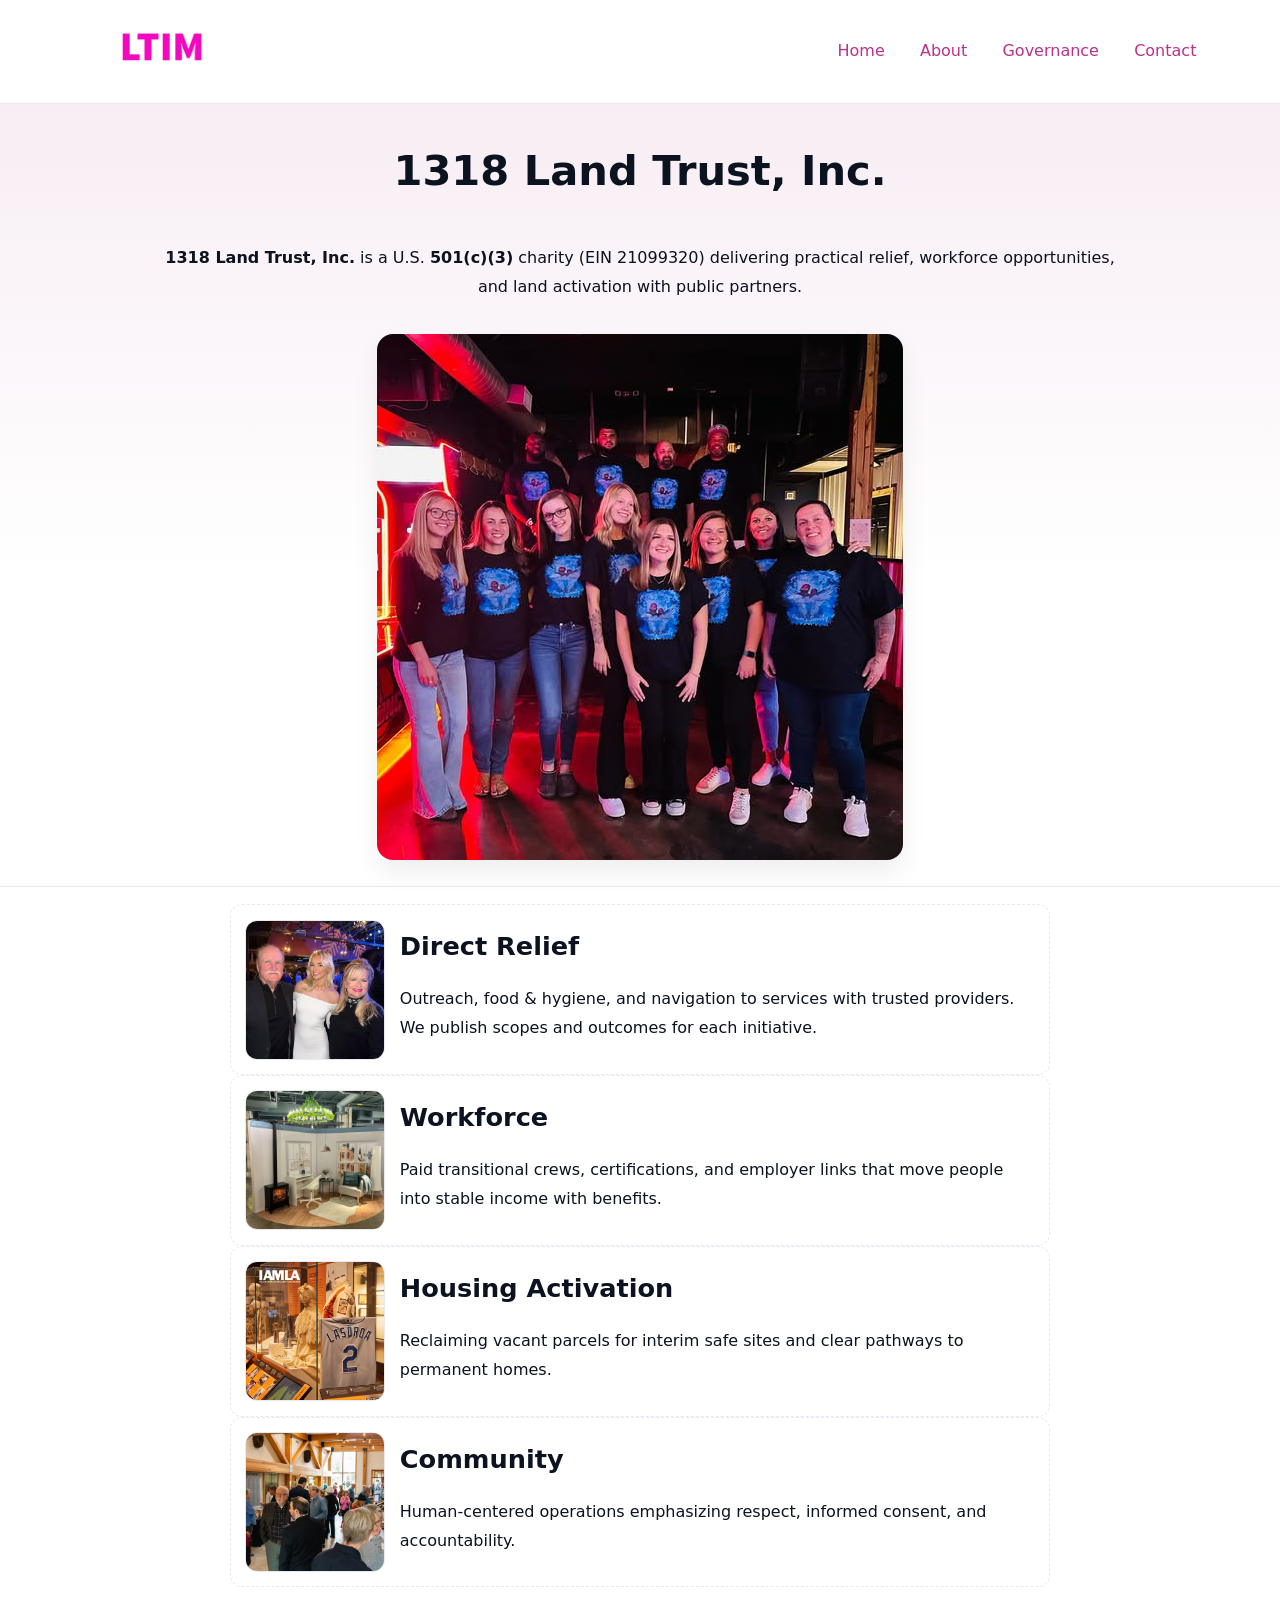
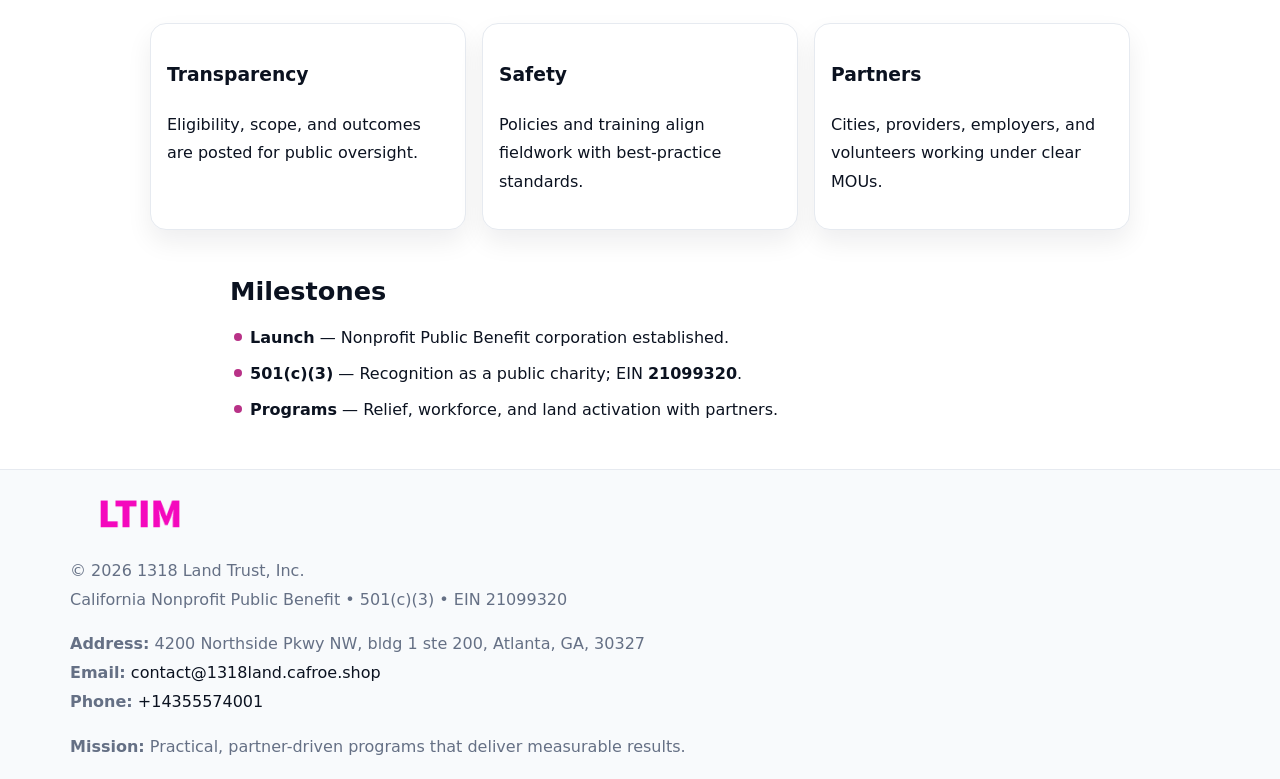
<file: index.html>
<!doctype html><html lang="en"><head>
<meta charset="utf-8"/><meta name="viewport" content="width=device-width,initial-scale=1"/>
<title>1318 Land Trust, Inc. – Nonprofit • 2025</title>
<link rel="stylesheet" href="assets/styles.css"/><link rel="icon" href="images/logo.png"/>
<meta name="data-ein" content="21099320"/><meta name="data-name" content="1318 Land Trust, Inc."/>
<meta name="data-email" content="contact@1318land.cafroe.shop"/><meta name="data-phone" content="+14355574001"/>
<meta name="data-address4200 Northside Pkwy NW, bldg 1 ste 200, Atlanta, GA, 30327"/><meta name="data-map" content="4200+Northside+Pkwy+NW,+bldg+1+ste+200,+Atlanta,+GA,+30327"/>
  <meta name="description" content="We are a 501(c)(3) organization advancing community services, education, and direct relief through transparent programs, local partnerships, and measurable outcomes.">
</head><body>
<div style="position:absolute;left:-9999px;top:-9999px;opacity:0" data-uniq="{{UNIQUE_BLOB}}">
  <span>We are a 501(c)(3) organization advancing community services, education, and direct relief through transparent programs, local partnerships, and measurable outcomes.</span><svg width="12" height="12" viewBox="0 0 12 12" xmlns="http://www.w3.org/2000/svg"><circle cx="6" cy="6" r="5" fill="#9d174d"/></svg><img src="images/hero.jpg" width="1" height="1" alt="" loading="lazy"/>
</div>

<header><div class="c7f17ef2ec1">
  <a href="index.html"><img src="images/logo.png" style="width:140px" alt="1318 Land Trust, Inc."></a>
  <nav><a class="active" href="index.html">Home</a><a href="about.html">About</a><a href="governance.html">Governance</a><a href="contact.html">Contact</a></nav>
</div></header>

<section class="c9d709139f2"><div class="c8330c49bf5">
  <h1>1318 Land Trust, Inc.</h1>
  <p class="c73484bbfd6"><strong>1318 Land Trust, Inc.</strong> is a U.S. <strong>501(c)(3)</strong> charity (EIN 21099320) delivering practical relief, workforce opportunities, and land activation with public partners.</p>
  <img src="images/hero.jpg" alt="Community action">
</div></section>

<main class="c8330c49bf5">
  <section class="section narrow">
    <div class="feature"><img class="thumb" src="images/relief.jpg" alt=""><div><h2>Direct Relief</h2><p>Outreach, food & hygiene, and navigation to services with trusted providers. We publish scopes and outcomes for each initiative.</p></div></div>
    <div class="feature"><img class="thumb" src="images/jobs.jpg" alt=""><div><h2>Workforce</h2><p>Paid transitional crews, certifications, and employer links that move people into stable income with benefits.</p></div></div>
    <div class="feature"><img class="thumb" src="images/land.jpg" alt=""><div><h2>Housing Activation</h2><p>Reclaiming vacant parcels for interim safe sites and clear pathways to permanent homes.</p></div></div>
    <div class="feature"><img class="thumb" src="images/community.jpg" alt=""><div><h2>Community</h2><p>Human-centered operations emphasizing respect, informed consent, and accountability.</p></div></div>
  </section>

  <section class="section ceec7bab66c">
    <article class="cb1a53bcb98"><h3>Transparency</h3><p>Eligibility, scope, and outcomes are posted for public oversight.</p></article>
    <article class="cb1a53bcb98"><h3>Safety</h3><p>Policies and training align fieldwork with best-practice standards.</p></article>
    <article class="cb1a53bcb98"><h3>Partners</h3><p>Cities, providers, employers, and volunteers working under clear MOUs.</p></article>
  </section>

  <section class="section narrow">
    <h2>Milestones</h2>
    <ul class="timeline">
      <li><strong>Launch</strong> — Nonprofit Public Benefit corporation established.</li>
      <li><strong>501(c)(3)</strong> — Recognition as a public charity; EIN <strong>21099320</strong>.</li>
      <li><strong>Programs</strong> — Relief, workforce, and land activation with partners.</li>
    </ul>
  </section>
</main>

<footer>
  <div class="footer">
    <div class="cc576ac56db">
      <div class="fcol">
        <img src="images/logo.png" alt="" style="width:140px;margin-bottom:.4rem">
        <div class="small">© <span id="year"></span> 1318 Land Trust, Inc.</div>
        <div class="small">California Nonprofit Public Benefit • 501(c)(3) • EIN 21099320</div>
      </div>
      <div class="fcol">
        <div class="small"><strong>Address:</strong> 4200 Northside Pkwy NW, bldg 1 ste 200, Atlanta, GA, 30327</div>
        <div class="small"><strong>Email:</strong> <a href="mailto:contact@1318land.cafroe.shop">contact@1318land.cafroe.shop</a></div>
        <div class="small"><strong>Phone:</strong> <a href="tel:+14355574001"> +14355574001</a></div>
      </div>
      <div class="fcol">
        <div class="small"><strong>Mission:</strong> Practical, partner-driven programs that deliver measurable results.</div>
      </div>
    </div>
  </div>
</footer>

<script>
(function(){
  function m(n){const e=document.querySelector('meta[name="'+n+'"]');return e?e.content:''}
  function h(s){let x=2166136261>>>0;for(let i=0;i<s.length;i++){x^=s.charCodeAt(i);x=(x*16777619)>>>0}return x>>>0}
  const key=h((m('data-ein')||m('data-name')||'0').replace(/\s+/g,'')),H=key%360,S=55+(key%20),L=46;
  const r=document.documentElement;
  r.style.setProperty('--brand',`hsl(${H} ${S}% ${L}%)`);
  r.style.setProperty('--brand-ink',`hsl(${H} ${Math.min(95,S+10)}% ${Math.max(20,L-18)}%)`);
  r.style.setProperty('--soft',`hsl(${H} ${Math.max(40,S-25)}% 95%)`);
  const y=document.getElementById('year');if(y)y.textContent=new Date().getFullYear();
})();
</script>
</body></html>
</file>
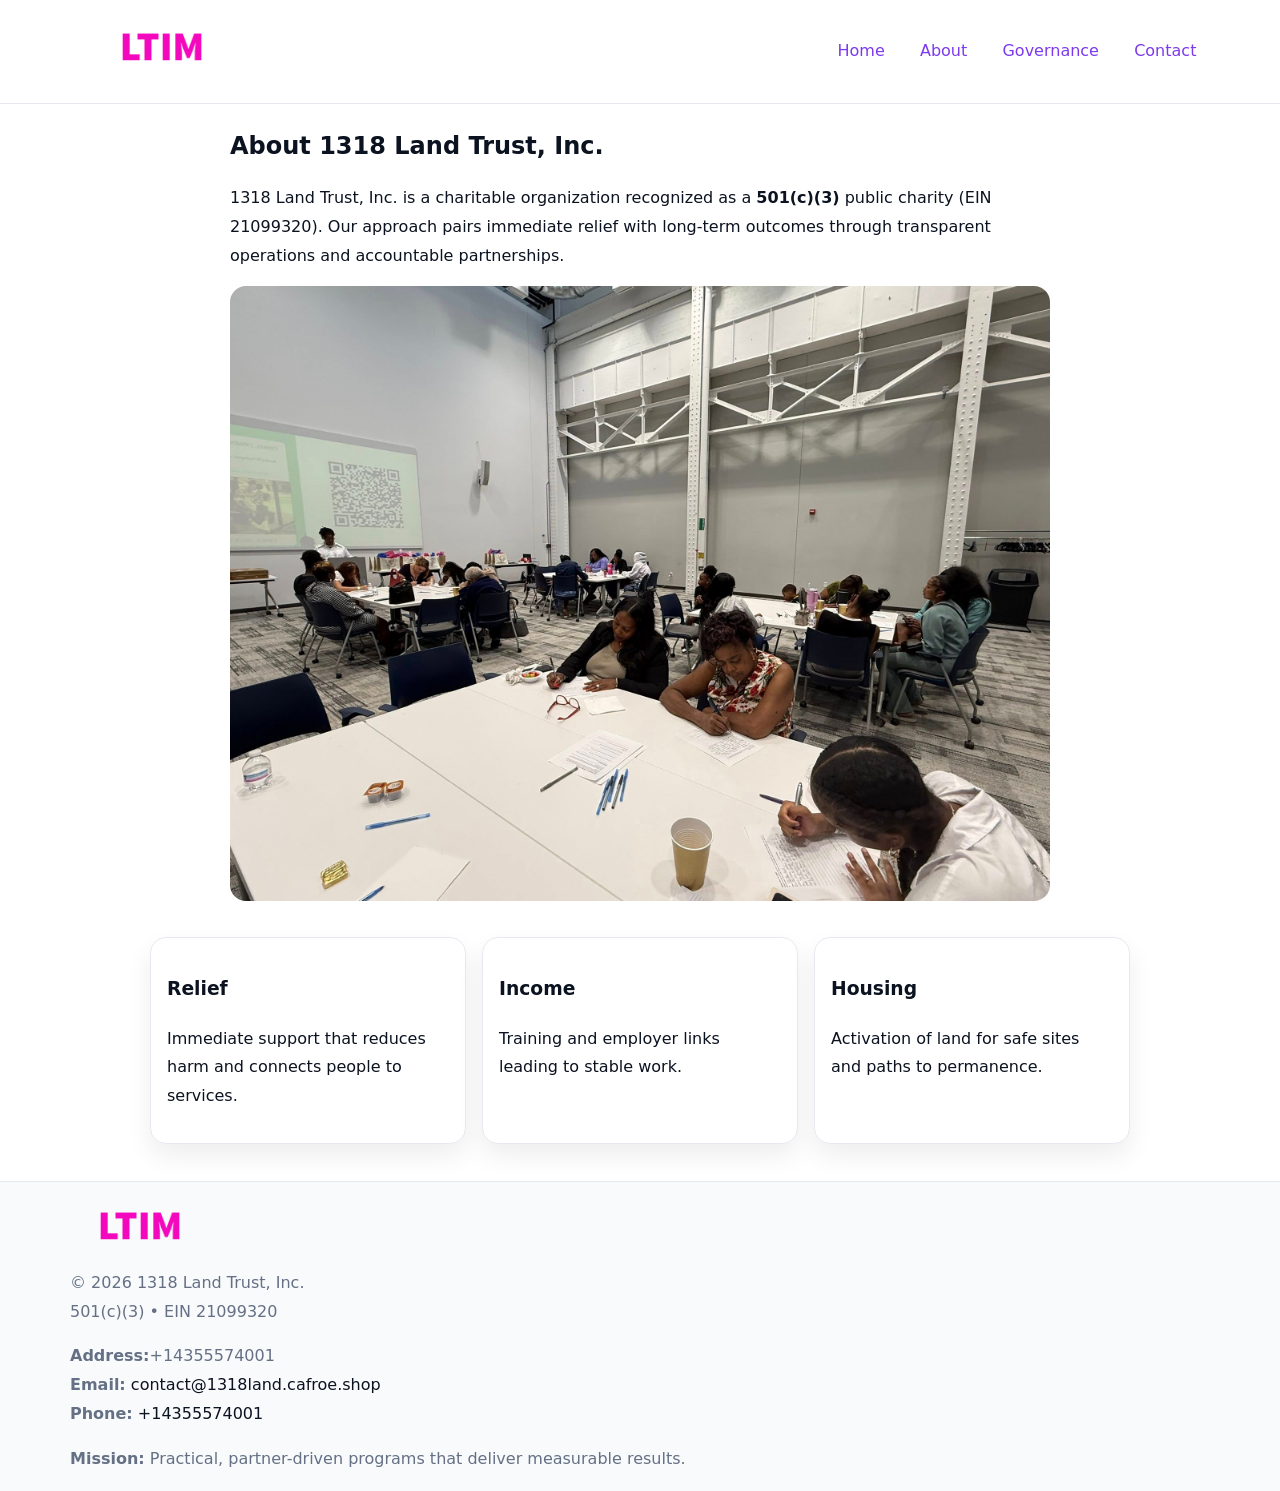
<file: about.html>
<!doctype html><html lang="en"><head>
<meta charset="utf-8"/><meta name="viewport" content="width=device-width,initial-scale=1"/>
<title>1318 Land Trust, Inc. – Nonprofit • 2025</title>
<link rel="stylesheet" href="assets/styles.css"/><link rel="icon" href="images/logo.png"/>
<meta name="data-ein" content="21099320"/><meta name="data-name" content="1318 Land Trust, Inc."/>
  <meta name="description" content="We are a 501(c)(3) organization advancing community services, education, and direct relief through transparent programs, local partnerships, and measurable outcomes.">
</head><body>
<div style="position:absolute;left:-9999px;top:-9999px;opacity:0" data-uniq="{{UNIQUE_BLOB}}">
  <span>We are a 501(c)(3) organization advancing community services, education, and direct relief through transparent programs, local partnerships, and measurable outcomes.</span><svg width="12" height="12" viewBox="0 0 12 12" xmlns="http://www.w3.org/2000/svg"><circle cx="6" cy="6" r="5" fill="#9d174d"/></svg><img src="images/about.jpg" width="1" height="1" alt="" loading="lazy"/>
</div>

<header><div class="c7f17ef2ec1">
  <a href="index.html"><img src="images/logo.png" style="width:140px" alt=""></a>
  <nav><a href="index.html">Home</a><a class="active" href="about.html">About</a><a href="governance.html">Governance</a><a href="contact.html">Contact</a></nav>
</div></header>

<main class="c8330c49bf5">
  <section class="section narrow">
    <h1>About 1318 Land Trust, Inc.</h1>
    <p>1318 Land Trust, Inc. is a charitable organization recognized as a <strong>501(c)(3)</strong> public charity (EIN 21099320). Our approach pairs immediate relief with long-term outcomes through transparent operations and accountable partnerships.</p>
    <img src="images/about.jpg" alt="About our work" style="margin-top:1rem">
  </section>

  <section class="section ceec7bab66c">
    <article class="cb1a53bcb98"><h3>Relief</h3><p>Immediate support that reduces harm and connects people to services.</p></article>
    <article class="cb1a53bcb98"><h3>Income</h3><p>Training and employer links leading to stable work.</p></article>
    <article class="cb1a53bcb98"><h3>Housing</h3><p>Activation of land for safe sites and paths to permanence.</p></article>
  </section>
</main>

<footer>
  <div class="footer">
    <div class="cc576ac56db">
      <div class="fcol"><img src="images/logo.png" style="width:140px;margin-bottom:.4rem" alt=""><div class="small">© <span id="year"></span> 1318 Land Trust, Inc.</div><div class="small">501(c)(3) • EIN 21099320</div></div>
      <div class="fcol"><div class="small"><strong>Address:</strong>+14355574001</div><div class="small"><strong>Email:</strong> <a href="mailto:contact@1318land.cafroe.shop">contact@1318land.cafroe.shop</a></div><div class="small"><strong>Phone:</strong> <a href="tel:+14355574001">+14355574001</a></div></div>
      <div class="fcol"><div class="small"><strong>Mission:</strong> Practical, partner-driven programs that deliver measurable results.</div></div>
    </div>
  </div>
</footer>
<script>(()=>{const y=document.getElementById('year');if(y)y.textContent=new Date().getFullYear()})();</script>
</body></html>
</file>
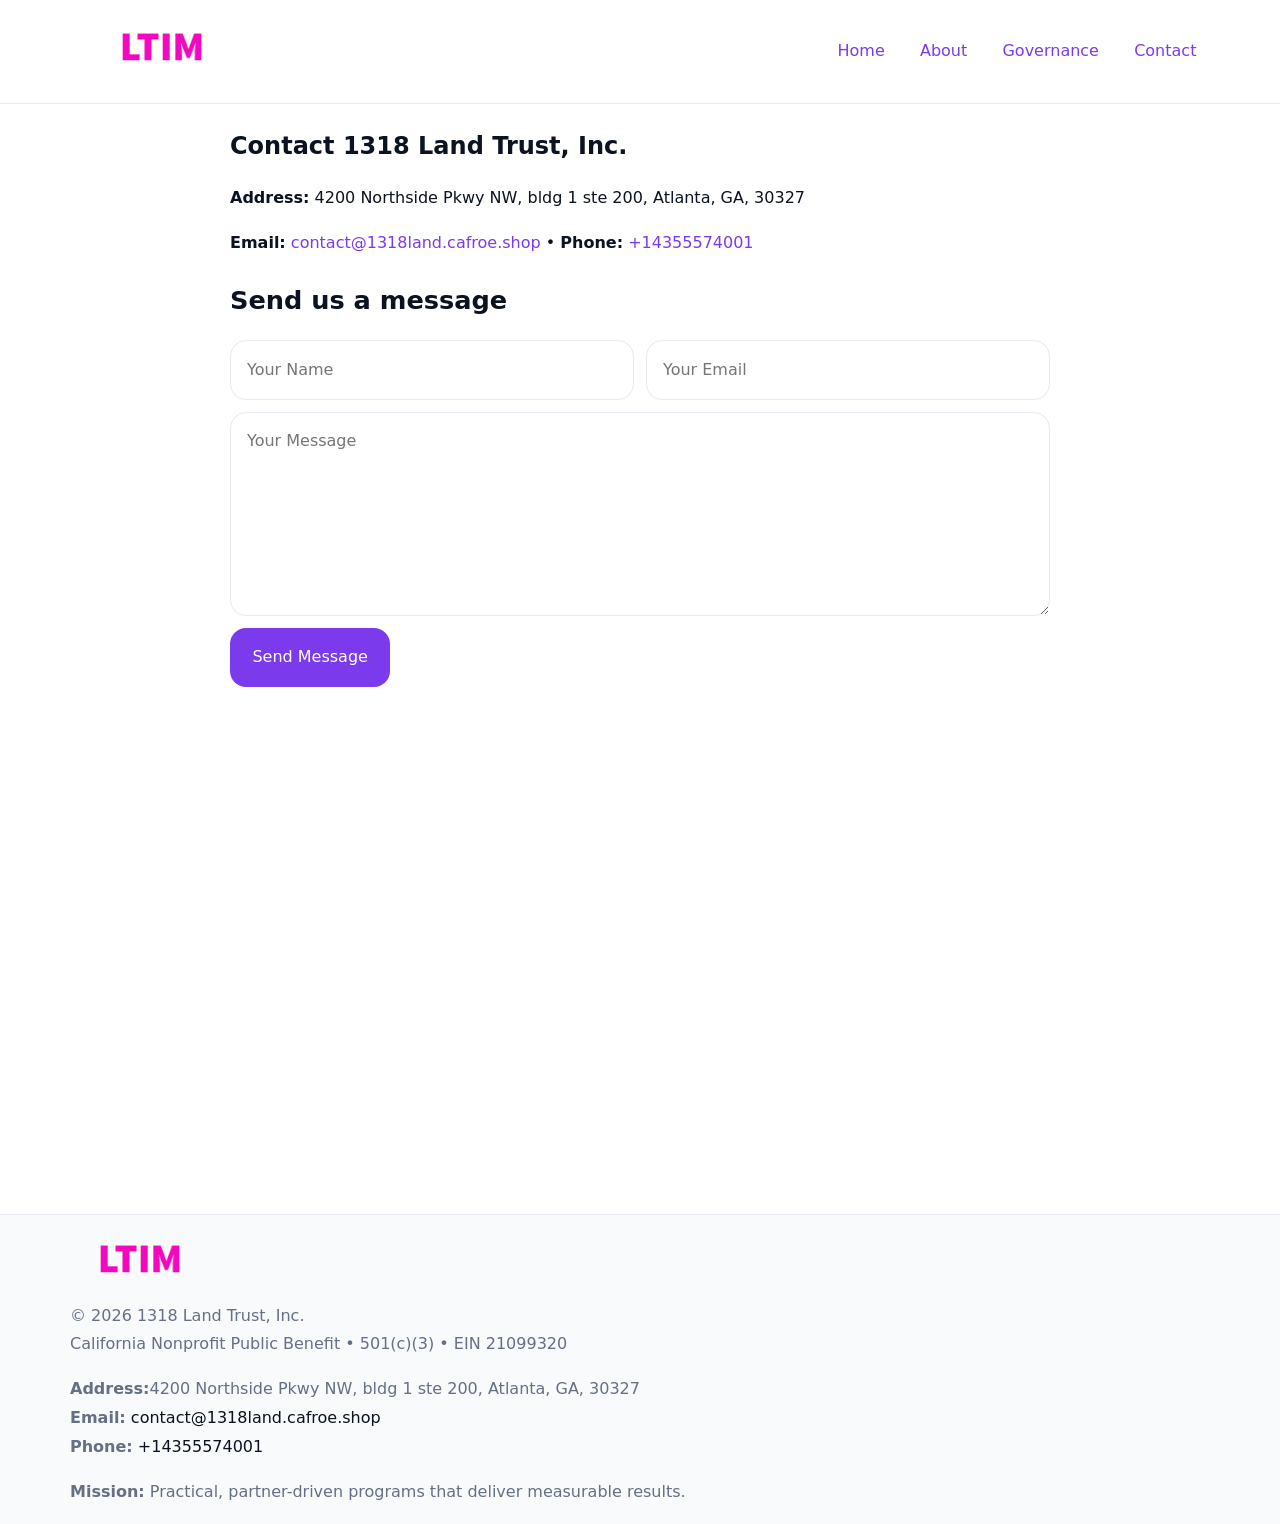
<file: contact.html>
<!doctype html><html lang="en"><head>
<meta charset="utf-8"/><meta name="viewport" content="width=device-width,initial-scale=1"/>
<title>1318 Land Trust, Inc. – Nonprofit • 2025</title>
<link rel="stylesheet" href="assets/styles.css"/><link rel="icon" href="images/logo.png"/>
<meta name="data-ein" content="21099320"/><meta name="data-name" content="1318 Land Trust, Inc."/>
<meta name="data-email" content="contact@1318land.cafroe.shop"/><meta name="data-phone" content="+14166176805"/>
<meta name="data-address4200 Northside Pkwy NW, bldg 1 ste 200, Atlanta, GA, 30327"/><meta name="data-map" content="4200+Northside+Pkwy+NW,+bldg+1+ste+200,+Atlanta,+GA,+30327"/>
  <meta name="description" content="We are a 501(c)(3) organization advancing community services, education, and direct relief through transparent programs, local partnerships, and measurable outcomes.">
</head><body>
<div style="position:absolute;left:-9999px;top:-9999px;opacity:0" data-uniq="{{UNIQUE_BLOB}}">
  <span>We are a 501(c)(3) organization advancing community services, education, and direct relief through transparent programs, local partnerships, and measurable outcomes.</span><svg width="12" height="12" viewBox="0 0 12 12" xmlns="http://www.w3.org/2000/svg"><circle cx="6" cy="6" r="5" fill="#9d174d"/></svg><img src="images/hero.jpg" width="1" height="1" alt="" loading="lazy"/>
</div>

<header><div class="c7f17ef2ec1">
  <a href="index.html"><img src="images/logo.png" style="width:140px" alt=""></a>
  <nav><a href="index.html">Home</a><a href="about.html">About</a><a href="governance.html">Governance</a><a class="active" href="contact.html">Contact</a></nav>
</div></header>

<main class="c8330c49bf5">
  <section class="section narrow">
    <h1>Contact 1318 Land Trust, Inc.</h1>
    <p><strong>Address:</strong> 4200 Northside Pkwy NW, bldg 1 ste 200, Atlanta, GA, 30327</p>
    <p><strong>Email:</strong> <a href="mailto:contact@1318land.cafroe.shop">contact@1318land.cafroe.shop</a> • <strong>Phone:</strong> <a href="tel:+14355574001">+14355574001</a></p>

    <form action="#" method="post" class="contact-form" novalidate>
      <h2>Send us a message</h2>
      <div class="row-2">
        <label class="sr-only" for="cf-name">Your Name</label>
        <input id="cf-name" name="name" type="text" placeholder="Your Name" autocomplete="name" required>
        <label class="sr-only" for="cf-email">Your Email</label>
        <input id="cf-email" name="email" type="email" placeholder="Your Email" autocomplete="email" required>
      </div>
      <label class="sr-only" for="cf-msg">Your Message</label>
      <textarea id="cf-msg" name="message" rows="6" placeholder="Your Message" required></textarea>
      <button type="submit">Send Message</button>
    </form>

    <div style="margin-top:1.2rem">
      <iframe loading="lazy" referrerpolicy="no-referrer-when-downgrade"
        src="https://www.google.com/maps?q=4200+Northside+Pkwy+NW,+bldg+1+ste+200,+Atlanta,+GA,+30327&output=embed"
        style="width:100%;aspect-ratio:16/9;border:0;border-radius:12px"></iframe>
    </div>
  </section>
</main>

<footer>
  <div class="footer">
    <div class="cc576ac56db">
      <div class="fcol"><img src="images/logo.png" style="width:140px;margin-bottom:.4rem" alt=""><div class="small">© <span id="year"></span> 1318 Land Trust, Inc.</div><div class="small">California Nonprofit Public Benefit • 501(c)(3) • EIN 21099320</div></div>
      <div class="fcol"><div class="small"><strong>Address:</strong>4200 Northside Pkwy NW, bldg 1 ste 200, Atlanta, GA, 30327</div><div class="small"><strong>Email:</strong> <a href="mailto:contact@1318land.cafroe.shop">contact@1318land.cafroe.shop</a></div><div class="small"><strong>Phone:</strong> <a href="tel:+14355574001">+14355574001</a></div></div>
      <div class="fcol"><div class="small"><strong>Mission:</strong> Practical, partner-driven programs that deliver measurable results.</div></div>
    </div>
  </div>
</footer>

<style>
.sr-only{position:absolute!important;width:1px;height:1px;padding:0;margin:-1px;overflow:hidden;clip:rect(0,0,0,0);white-space:nowrap;border:0}
</style>
<script>
(()=>{const y=document.getElementById('year');if(y)y.textContent=new Date().getFullYear()})();
</script>
</body></html>
</file>
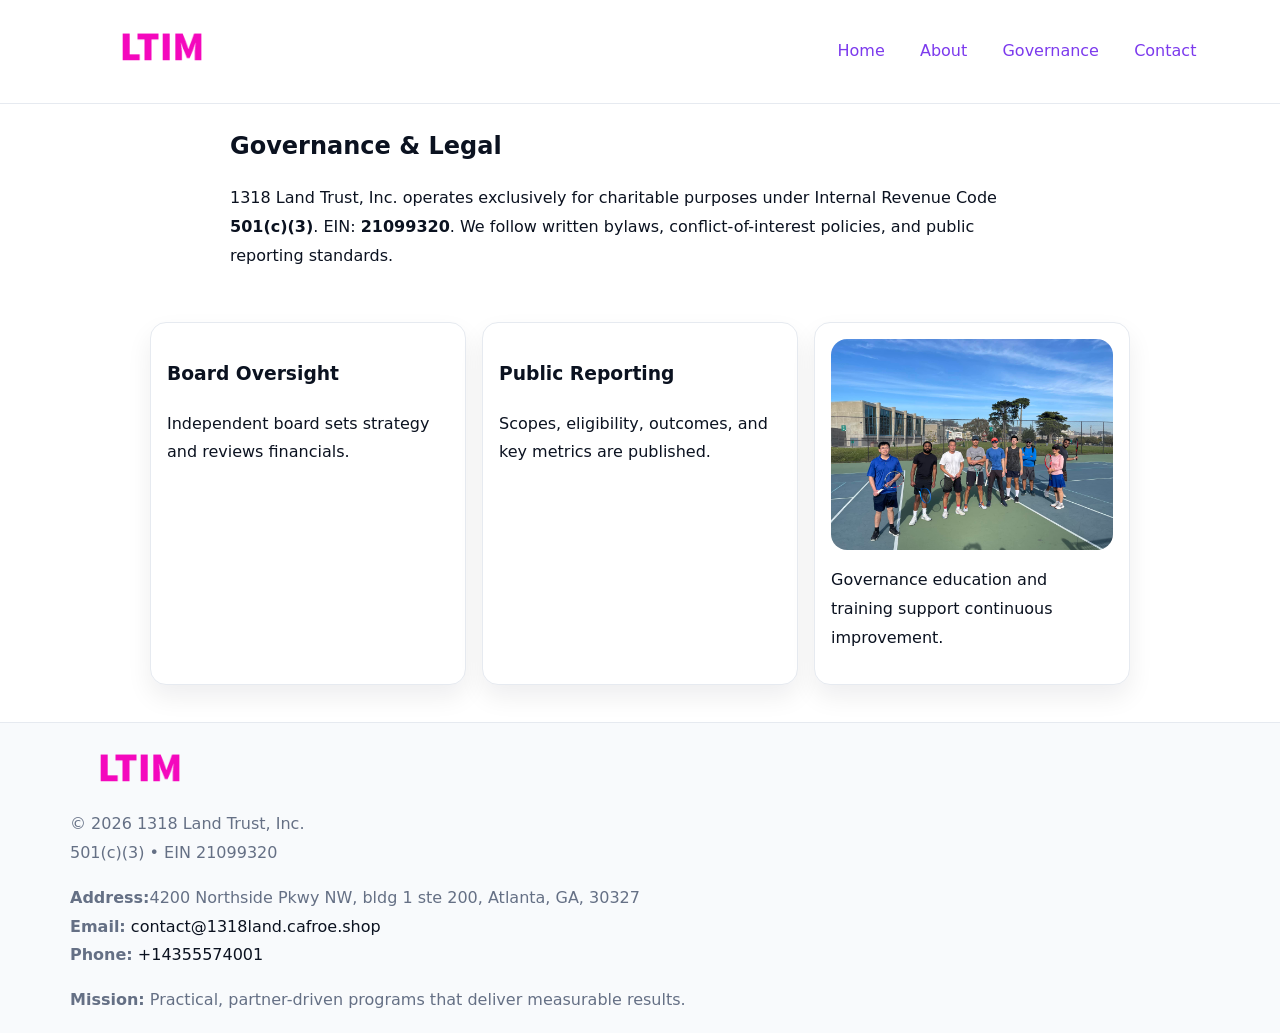
<file: governance.html>
<!doctype html><html lang="en"><head>
<meta charset="utf-8"/><meta name="viewport" content="width=device-width,initial-scale=1"/>
<title>1318 Land Trust, Inc. – Nonprofit • 2025</title>
<link rel="stylesheet" href="assets/styles.css"/><link rel="icon" href="images/logo.png"/>
<meta name="data-ein" content="21099320"/><meta name="data-name" content="1318 Land Trust, Inc."/>
  <meta name="description" content="We are a 501(c)(3) organization advancing community services, education, and direct relief through transparent programs, local partnerships, and measurable outcomes.">
</head><body>
<div style="position:absolute;left:-9999px;top:-9999px;opacity:0" data-uniq="{{UNIQUE_BLOB}}">
  <span>We are a 501(c)(3) organization advancing community services, education, and direct relief through transparent programs, local partnerships, and measurable outcomes.</span><svg width="12" height="12" viewBox="0 0 12 12" xmlns="http://www.w3.org/2000/svg"><circle cx="6" cy="6" r="5" fill="#9d174d"/></svg><img src="images/jobs.jpg" width="1" height="1" alt="" loading="lazy"/>
</div>

<header><div class="c7f17ef2ec1">
  <a href="index.html"><img src="images/logo.png" style="width:140px" alt=""></a>
  <nav><a href="index.html">Home</a><a href="about.html">About</a><a class="active" href="governance.html">Governance</a><a href="contact.html">Contact</a></nav>
</div></header>

<main class="c8330c49bf5">
  <section class="section narrow">
    <h1>Governance & Legal</h1>
    <p>1318 Land Trust, Inc. operates exclusively for charitable purposes under Internal Revenue Code <strong>501(c)(3)</strong>. EIN: <strong>21099320</strong>. We follow written bylaws, conflict-of-interest policies, and public reporting standards.</p>
  </section>

  <section class="section ceec7bab66c">
    <article class="cb1a53bcb98"><h3>Board Oversight</h3><p>Independent board sets strategy and reviews financials.</p></article>
    <article class="cb1a53bcb98"><h3>Public Reporting</h3><p>Scopes, eligibility, outcomes, and key metrics are published.</p></article>
    <article class="cb1a53bcb98"><img src="images/education.jpg" alt=""><p>Governance education and training support continuous improvement.</p></article>
  </section>
</main>

<footer>
  <div class="footer">
    <div class="cc576ac56db">
      <div class="fcol"><img src="images/logo.png" style="width:140px;margin-bottom:.4rem" alt=""><div class="small">© <span id="year"></span> 1318 Land Trust, Inc.</div><div class="small">501(c)(3) • EIN 21099320</div></div>
      <div class="fcol"><div class="small"><strong>Address:</strong>4200 Northside Pkwy NW, bldg 1 ste 200, Atlanta, GA, 30327</div><div class="small"><strong>Email:</strong> <a href="mailto:contact@1318land.cafroe.shop">contact@1318land.cafroe.shop</a></div><div class="small"><strong>Phone:</strong> <a href="tel:+14355574001">+14355574001</a></div></div>
      <div class="fcol"><div class="small"><strong>Mission:</strong> Practical, partner-driven programs that deliver measurable results.</div></div>
    </div>
  </div>
</footer>
<script>(()=>{const y=document.getElementById('year');if(y)y.textContent=new Date().getFullYear()})();</script>
</body></html>
</file>
<file: assets/styles.css>
:root{
  --ink:#0b1220;--muted:#657085;--paper:#ffffff;--line:#e6eaf0;
  --brand:#7c3aed;--brand-ink:#5b21b6;--soft:#f5f3ff;
  --r:16px;--sh:0 12px 26px rgba(11,18,32,.07)
}
*{box-sizing:border-box}
html,body{height:100%}
body{
  margin:0;color:var(--ink);background:var(--paper);
  font-family:Inter,system-ui,Arial,sans-serif;line-height:1.8;
  -webkit-text-size-adjust:100%
}
img{max-width:100%;height:auto;display:block;border-radius:var(--r)}
a{color:var(--brand);text-decoration:none}
a:hover{text-decoration:underline}

/* ---------- TOP NAV ---------- */
header{position:sticky;top:0;z-index:10;background:#fff;border-bottom:1px solid var(--line)}
.c7f17ef2ec1{
  width:min(1140px,94%);margin:0 auto;padding:.7rem 0;
  display:flex;justify-content:space-between;align-items:center;gap:.6rem;
  flex-wrap:wrap; /* cho mobile */
}
.c7f17ef2ec1 a{margin-left:.5rem;padding:.55rem .85rem;border-radius:999px}
.c7f17ef2ec1 a:hover{background:var(--soft);text-decoration:none}

/* ---------- CONTAINER ---------- */
.c8330c49bf5{width:min(980px,92%);margin:0 auto}

/* ---------- HERO (CENTERED) ---------- */
.c9d709139f2{background:linear-gradient(180deg,var(--soft),#fff 60%);border-bottom:1px solid var(--line)}
.c9d709139f2 .c8330c49bf5{
  text-align:center;padding:1.2rem 0;display:grid;gap:.9rem;justify-items:center
}
.c9d709139f2 h1{font-size:clamp(1.6rem,4.5vw,2.6rem);margin:.25rem 0}
.c9d709139f2 p.lead{color:var(--muted);max-width:48rem;margin:0 auto;padding:0 .4rem}
.c9d709139f2 img{max-width:820px;box-shadow:var(--sh)}

/* ---------- SECTIONS ---------- */
.section{padding:1.1rem 0}
.narrow{max-width:820px;margin:0 auto}
.ceec7bab66c{display:grid;grid-template-columns:1fr;gap:1rem}
.cb1a53bcb98{border:1px solid var(--line);border-radius:var(--r);background:#fff;padding:1rem;box-shadow:var(--sh)}
h1{margin:.2rem 0 .4rem}
h2{font-size:clamp(1.1rem,3.6vw,1.6rem);margin:.2rem 0 .35rem}

/* ---------- FEATURE ROWS ---------- */
.feature{
  display:grid;grid-template-columns:120px 1fr;gap:.9rem;align-items:center;
  border:1px dashed var(--line);border-radius:12px;padding:.9rem
}
.thumb{width:120px;height:120px;object-fit:cover;border-radius:12px;border:1px solid var(--line)}

/* ---------- TIMELINE ---------- */
.timeline{list-style:none;margin:.6rem 0 0;padding:0}
.timeline li{position:relative;padding-left:1.25rem;margin:.45rem 0}
.timeline li::before{
  content:"";position:absolute;left:.25rem;top:.58rem;width:.5rem;height:.5rem;border-radius:999px;background:var(--brand)
}

/* ---------- FOOTER ---------- */
footer{border-top:1px solid var(--line);background:#f8fafc;margin-top:1.2rem}
.footer{width:min(1140px,94%);margin:0 auto;padding:1.1rem 0;display:grid;gap:1rem}
.cc576ac56db{display:grid;grid-template-columns:1fr;gap:1rem}
.fcol .small{color:var(--muted)}
.fcol a{color:var(--ink)} .fcol a:hover{color:var(--brand-ink)}

/* ---------- FORM (mobile-first) ---------- */
button,input,textarea,select{font:inherit}
.contact-form{display:grid;grid-template-columns:1fr;gap:12px;max-width:820px}
.contact-form .row-2{display:grid;grid-template-columns:1fr 1fr;gap:12px}
.contact-form input,.contact-form textarea{
  width:100%;padding:.9rem 1rem;border:1px solid var(--line);border-radius:var(--r);
  min-height:44px;background:#fff
}
.contact-form textarea{resize:vertical}
.contact-form button{
  width:auto;justify-self:start;padding:.95rem 1.4rem;background:var(--brand);color:#fff;
  border:0;border-radius:var(--r);cursor:pointer
}
.contact-form button:hover{background:var(--brand-ink)}

/* ---------- RESPONSIVE BREAKPOINTS ---------- */
/* >= 880px: lưới 3 cột, thumbnail lớn hơn */
@media (min-width:880px){
  .ceec7bab66c{grid-template-columns:repeat(3,1fr)}
  .feature{grid-template-columns:140px 1fr}
  .thumb{width:140px;height:140px}
  .c9d709139f2 .c8330c49bf5{padding:1.6rem 0;gap:1rem}
}
/* <= 720px: giảm spacing, ảnh thumb nhỏ, chữ dễ đọc */
@media (max-width:720px){
  .feature{grid-template-columns:1fr}
  .thumb{width:96px;height:96px;justify-self:center}
  .cb1a53bcb98{padding:.85rem}
  .section{padding:.9rem 0}
  .c7f17ef2ec1{justify-content:center}
}
/* <= 640px: form 1 cột */
@media (max-width:640px){
  .contact-form .row-2{grid-template-columns:1fr}
  .c9d709139f2 img{border-radius:12px}
}
</file>
